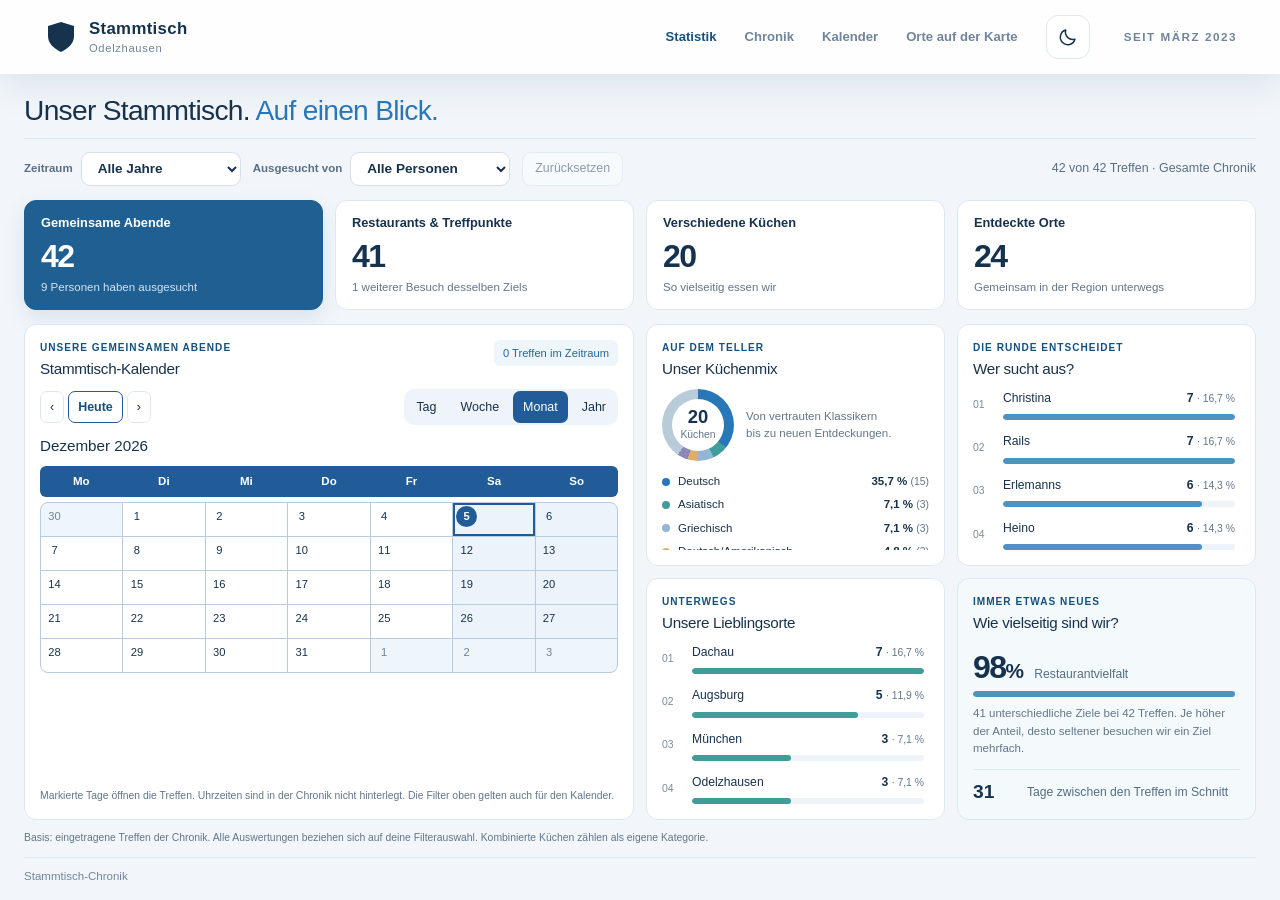
<file: index.html>
<!doctype html>
<html lang="de">
<head>
  <meta charset="utf-8">
  <script src="js/theme.js?v=3"></script>
  <meta name="viewport" content="width=device-width, initial-scale=1">
  <title>Stammtisch Odelzhausen | Dashboard</title>
  <link rel="stylesheet" href="css/style.css?v=24">
  <link rel="stylesheet" href="css/dashboard.css?v=4">
  <link rel="stylesheet" href="css/calendar.css?v=3">
  <link rel="stylesheet" href="css/dashboard-compact.css?v=2">
  <script src="js/calendar.js?v=3" defer></script>
  <script src="js/dashboard.js?v=2" defer></script>
  <script src="js/navigation.js?v=1" defer></script>
  <link rel="stylesheet" href="css/theme.css?v=5">
  <link rel="stylesheet" href="css/calendar-colors.css?v=1">
</head>
<body class="dashboard-page statistics-page">
  <header class="site-header">
    <a class="brand" href="index.html" aria-label="Stammtisch Odelzhausen Startseite"><svg class="brand-crest" aria-hidden="true" width="36" height="36" viewBox="0 0 36 36"><path fill="currentColor" d="M18 3 31 7v10c0 7-5 12-13 16C10 29 5 24 5 17V7Z"/></svg><span class="brand-name">Stammtisch <span class="brand-location">Odelzhausen</span></span></a>
    <button class="nav-toggle" type="button" aria-label="Men&uuml; &ouml;ffnen" aria-expanded="false" aria-controls="primary-navigation"><span aria-hidden="true"></span><span aria-hidden="true"></span><span aria-hidden="true"></span></button>
    <nav id="primary-navigation" class="top-nav" aria-label="Hauptnavigation">
      <a class="top-nav-active" href="index.html">Statistik</a>
      <a href="chronik.html">Chronik</a>
      <a href="kalender.html">Kalender</a>
      <a href="orte.html#orte">Orte auf der Karte</a>
      <button id="theme-toggle" class="theme-toggle" type="button" aria-label="Design wechseln"><svg class="theme-sun" viewBox="0 0 24 24" aria-hidden="true"><circle cx="12" cy="12" r="4"/><path d="M12 2v2m0 16v2M2 12h2m16 0h2M5 5l1.5 1.5m11 11L19 19M5 19l1.5-1.5m11-11L19 5"/></svg><svg class="theme-moon" viewBox="0 0 24 24" aria-hidden="true"><path d="M20.5 14A8.5 8.5 0 0 1 10 3.5 8.5 8.5 0 1 0 20.5 14Z"/></svg></button>
    </nav>
    <span class="header-note">Seit M&auml;rz 2023</span>
  </header>
  <main>
    <section class="dashboard-heading">
      <div><p class="eyebrow">Die Chronik in Zahlen</p><h1>Unser Stammtisch. <em>Auf einen Blick.</em></h1><p>Gemeinsame Abende, neue Lieblingsorte und unsere Gewohnheiten.</p></div>
    </section>
    <section class="dashboard-toolbar" aria-label="Statistik filtern">
      <div class="dashboard-filters"><label>Zeitraum<select id="dashboard-year" disabled><option value="">Alle Jahre</option></select></label><label>Ausgesucht von<select id="dashboard-person" disabled><option value="">Alle Personen</option></select></label><button id="dashboard-reset" type="button" disabled>Zur&uuml;cksetzen</button></div>
      <p id="dashboard-status" role="status" aria-live="polite">Chronik wird geladen &hellip;</p>
    </section>
    <div id="dashboard-content" hidden>
      <section class="dashboard-kpis" aria-label="Kennzahlen" id="dashboard-kpis"></section>
      <section class="dashboard-grid" aria-label="Auswertungen">
        <article class="dashboard-panel timeline-panel">
          <div class="panel-heading"><div><p class="eyebrow">Unsere gemeinsamen Abende</p><h2>Stammtisch-Kalender</h2></div><span class="panel-badge" id="calendar-total"></span></div>
          <div class="calendar-toolbar">
            <div class="calendar-navigation"><button type="button" id="calendar-prev" aria-label="Vorheriger Zeitraum">&#8249;</button><button type="button" id="calendar-today">Heute</button><button type="button" id="calendar-next" aria-label="Nächster Zeitraum">&#8250;</button></div>
            <div class="calendar-views" role="group" aria-label="Kalenderansicht"><button type="button" data-calendar-view="day" aria-pressed="false">Tag</button><button type="button" data-calendar-view="week" aria-pressed="false">Woche</button><button type="button" data-calendar-view="month" aria-pressed="true">Monat</button><button type="button" data-calendar-view="year" aria-pressed="false">Jahr</button></div>
          </div>
          <h3 id="calendar-title" tabindex="-1" aria-live="polite"></h3>
          <div id="calendar-body" tabindex="0" role="region" aria-label="Kalender – weitere Inhalte durch Scrollen"></div>
          <p class="calendar-note">Markierte Tage öffnen die Treffen. Uhrzeiten sind in der Chronik nicht hinterlegt. Die Filter oben gelten auch für den Kalender.</p>
        </article>
        <article class="dashboard-panel"><div class="panel-heading"><div><p class="eyebrow">Auf dem Teller</p><h2>Unser K&uuml;chenmix</h2></div></div><div id="dashboard-cuisines"></div></article>
        <article class="dashboard-panel"><div class="panel-heading"><div><p class="eyebrow">Die Runde entscheidet</p><h2>Wer sucht aus?</h2></div></div><div id="dashboard-selectors" class="dashboard-ranking"></div></article>
        <article class="dashboard-panel"><div class="panel-heading"><div><p class="eyebrow">Unterwegs</p><h2>Unsere Lieblingsorte</h2></div></div><div id="dashboard-cities" class="dashboard-ranking"></div></article>
        <article class="dashboard-panel discovery-panel"><div class="panel-heading"><div><p class="eyebrow">Immer etwas Neues</p><h2>Wie vielseitig sind wir?</h2></div></div><div id="dashboard-discovery"></div></article>
      </section>
      <p class="dashboard-footnote">Basis: eingetragene Treffen der Chronik. Alle Auswertungen beziehen sich auf deine Filterauswahl. Kombinierte K&uuml;chen z&auml;hlen als eigene Kategorie.</p>
    </div>
    <noscript><p class="empty-state">Bitte aktiviere JavaScript, um die Statistiken anzuzeigen.</p></noscript>
  </main>
  <footer class="site-footer"><span>Stammtisch-Chronik</span></footer>
</body>
</html>
</file>
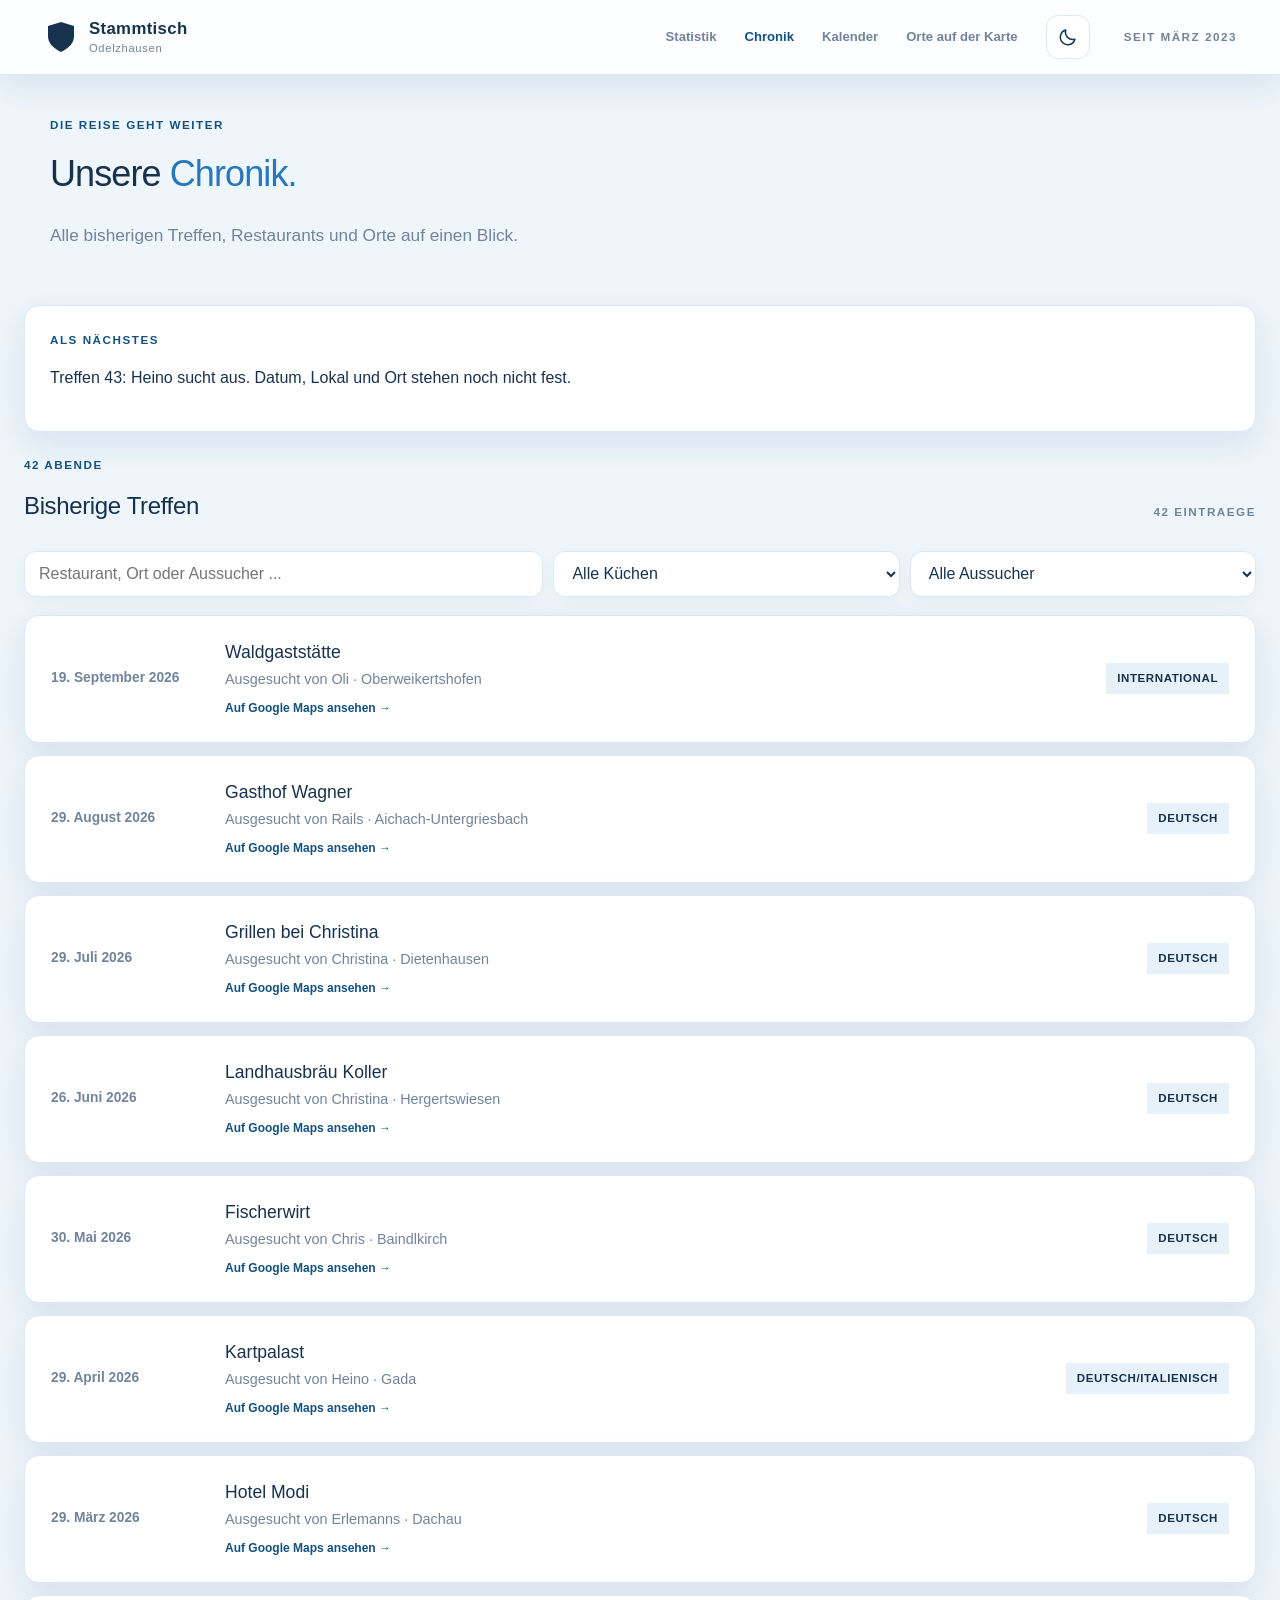
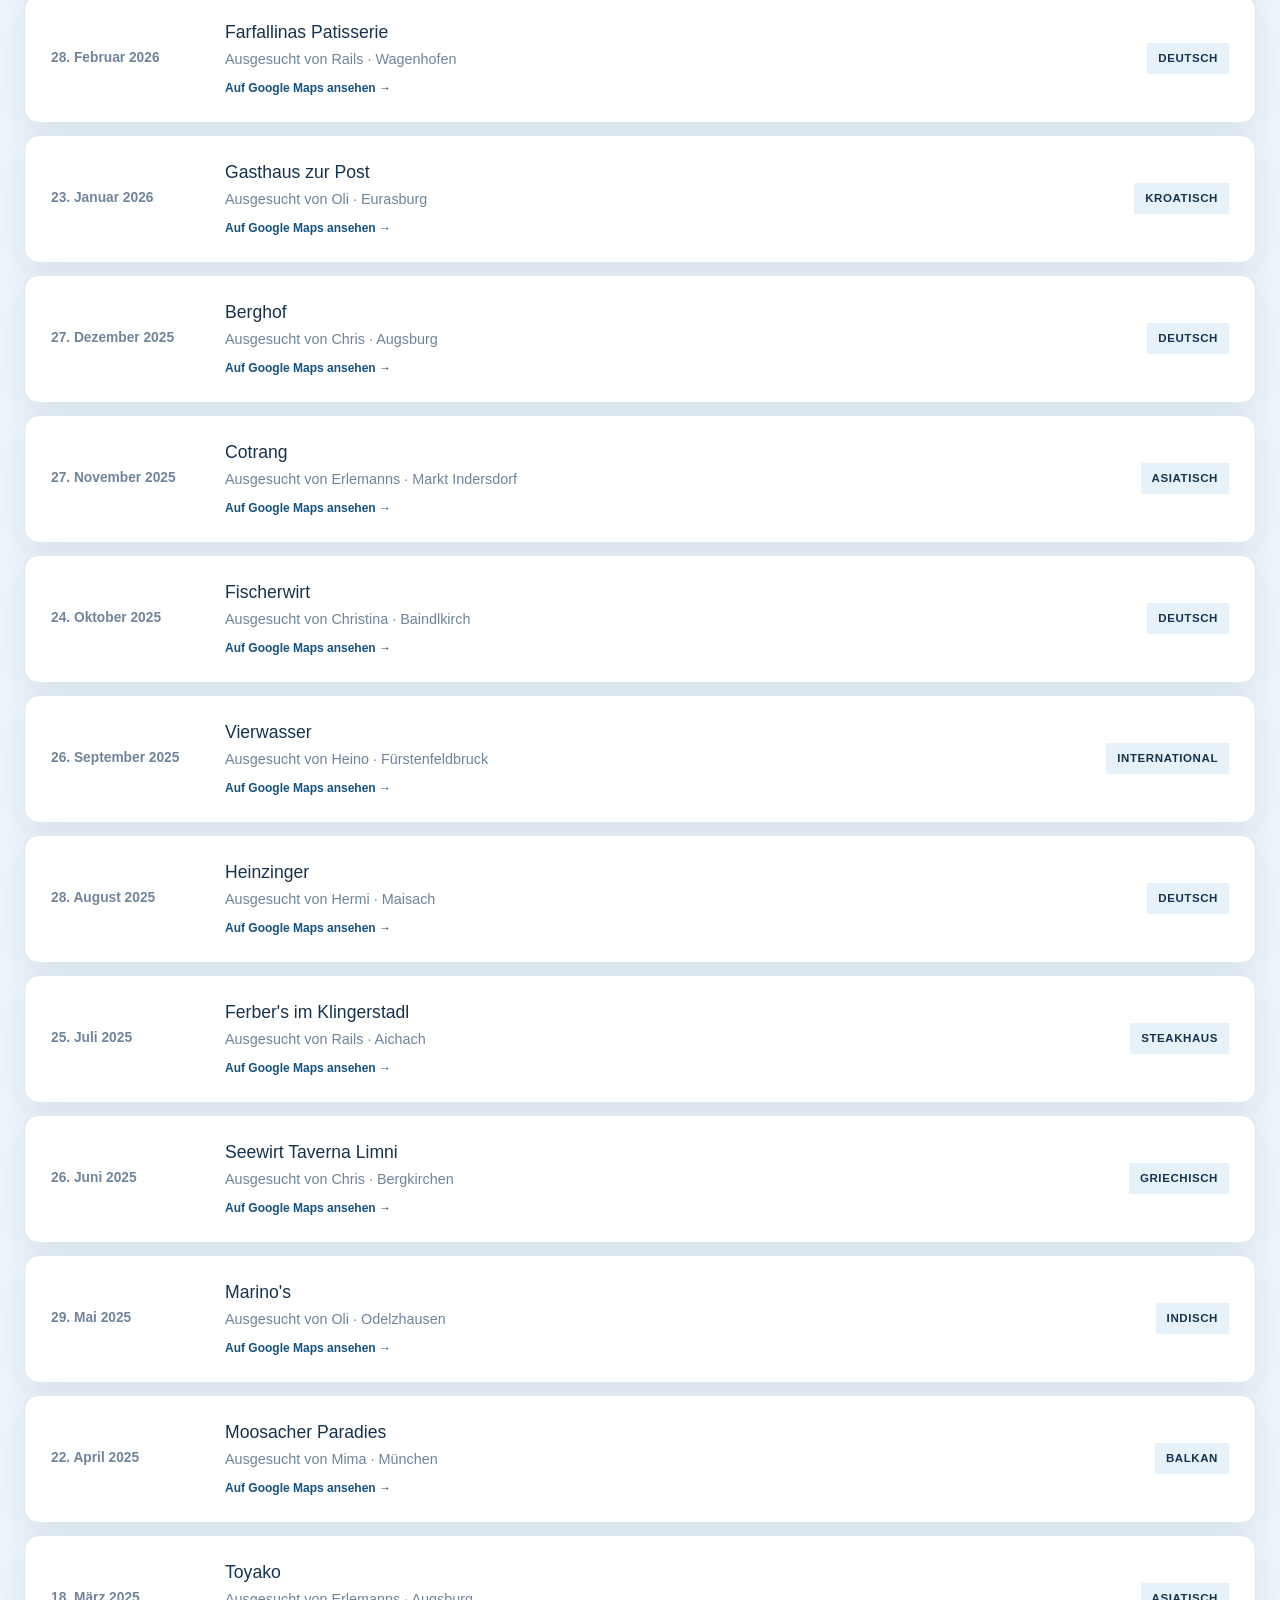
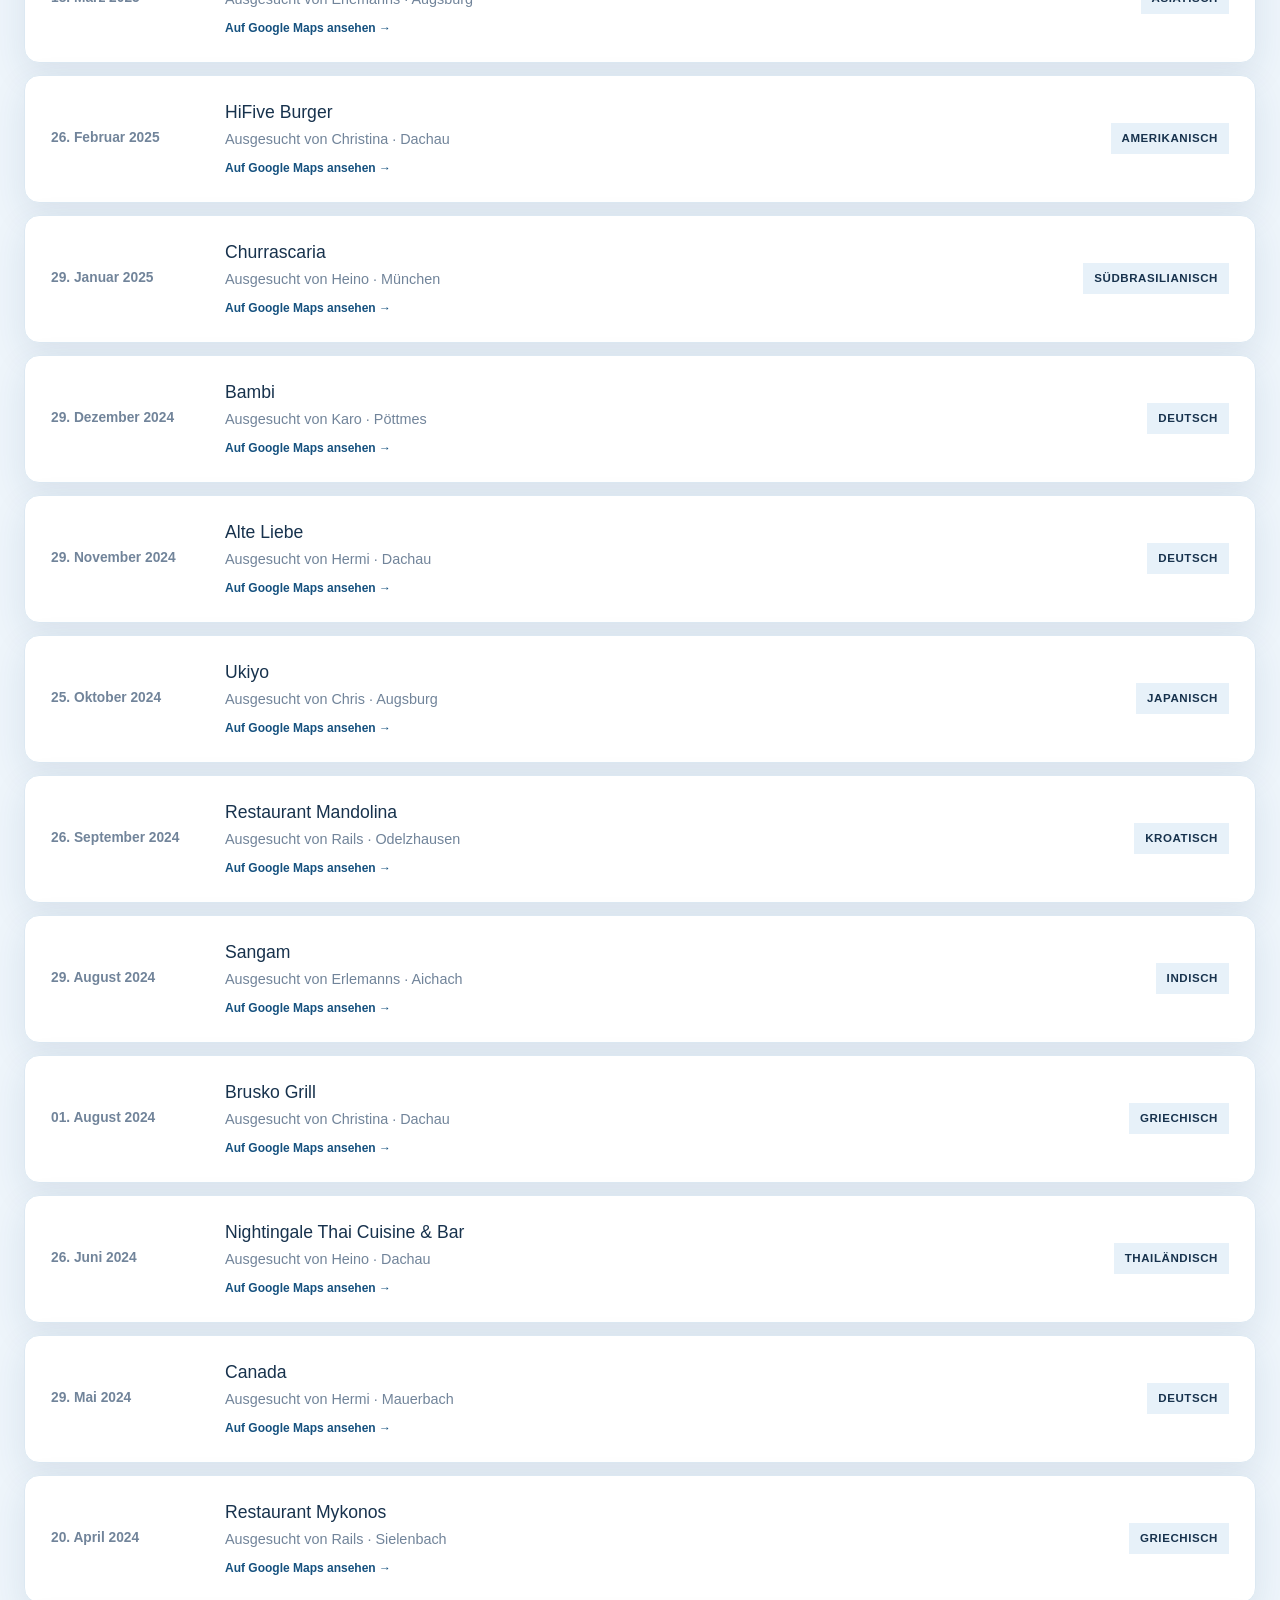
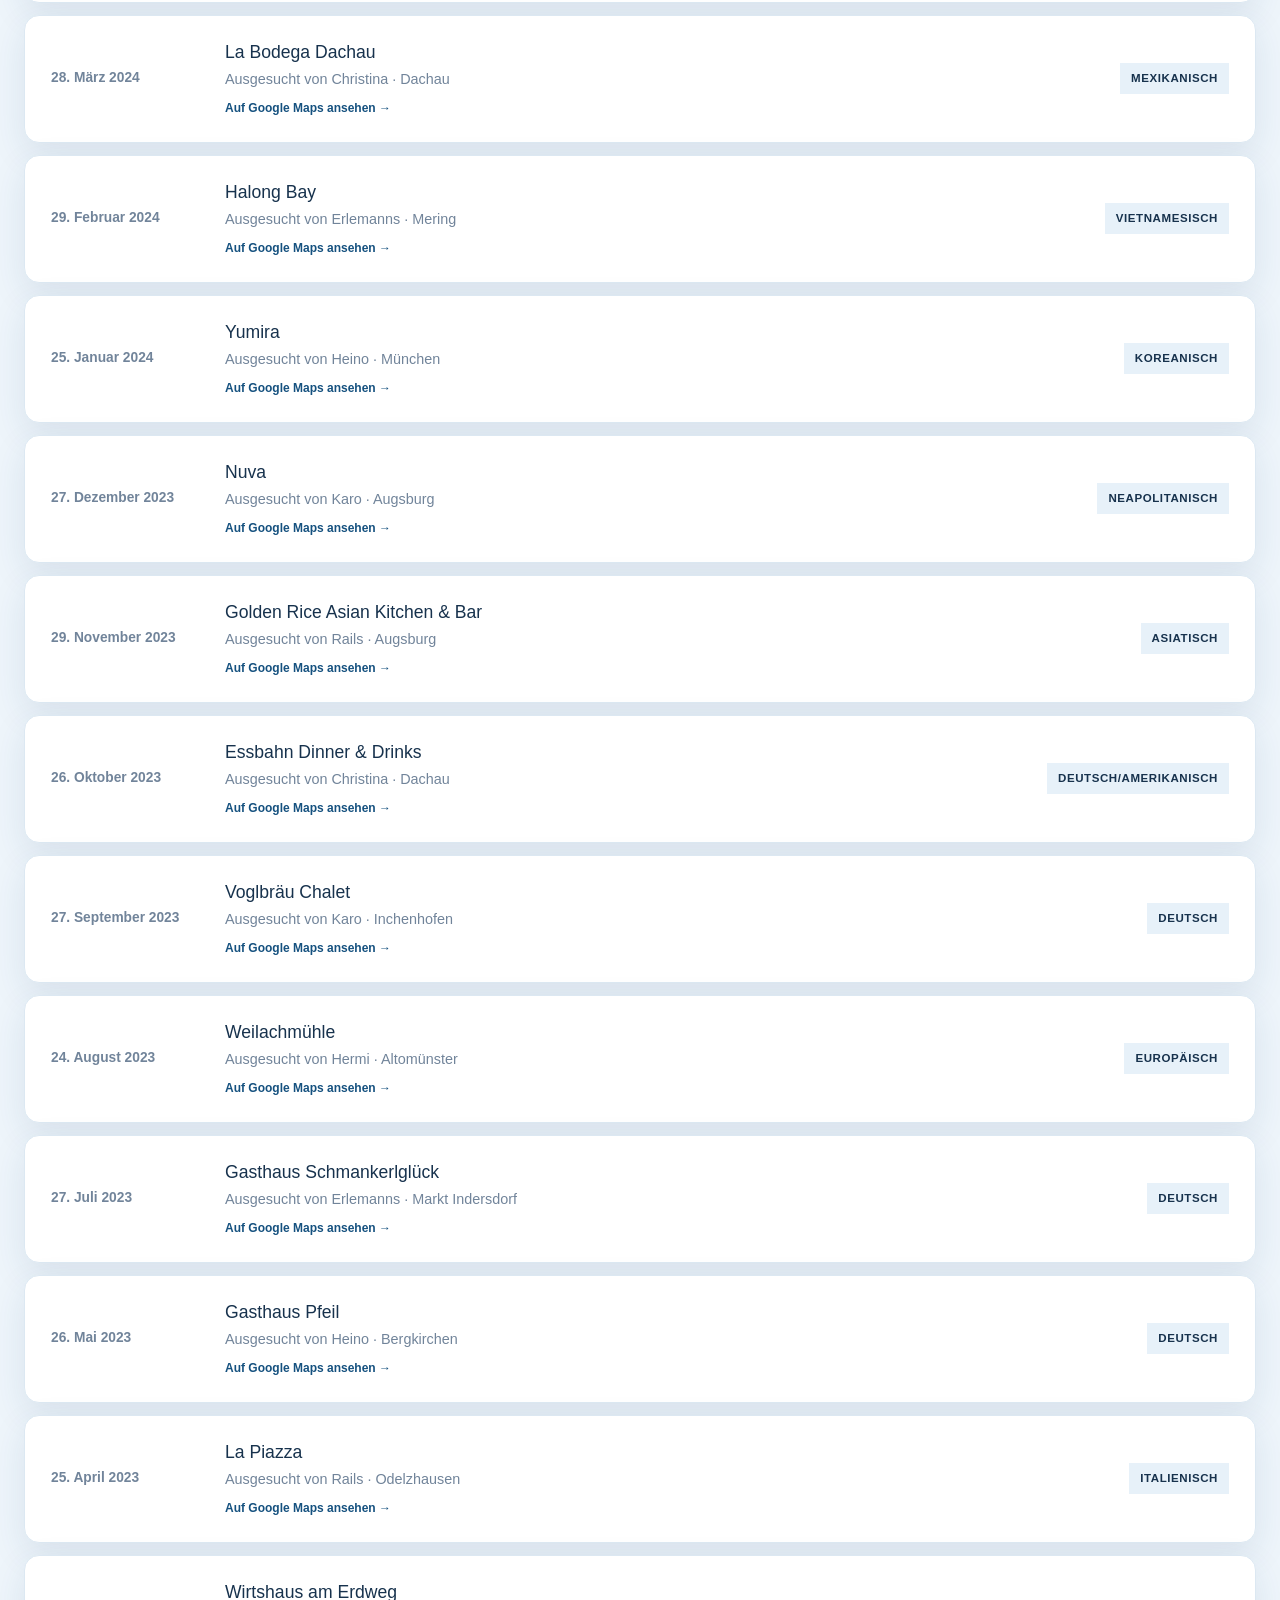
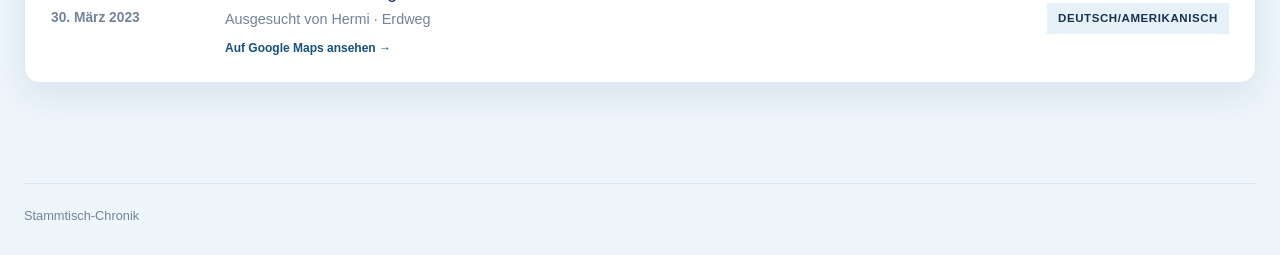
<file: chronik.html>
<!doctype html>
<html lang="de">
<head>
  <meta charset="utf-8">
  <script src="js/theme.js?v=3"></script>
  <meta name="viewport" content="width=device-width, initial-scale=1">
  <title>Stammtisch | Chronik</title>
  <link rel="stylesheet" href="css/style.css?v=24">
  <script src="js/app.js?v=15" defer></script>
  <script src="js/navigation.js?v=1" defer></script>
  <link rel="stylesheet" href="css/theme.css?v=5">
</head>
<body>
  <header class="site-header">
    <a class="brand" href="index.html" aria-label="Stammtisch Odelzhausen Startseite"><svg class="brand-crest" aria-hidden="true" width="36" height="36" viewBox="0 0 36 36"><path fill="currentColor" d="M18 3 31 7v10c0 7-5 12-13 16C10 29 5 24 5 17V7Z"/></svg><span class="brand-name">Stammtisch <span class="brand-location">Odelzhausen</span></span></a>
    <button class="nav-toggle" type="button" aria-label="Men&uuml; &ouml;ffnen" aria-expanded="false" aria-controls="primary-navigation"><span aria-hidden="true"></span><span aria-hidden="true"></span><span aria-hidden="true"></span></button>
    <nav id="primary-navigation" class="top-nav" aria-label="Hauptnavigation">
      <a href="index.html">Statistik</a>
      <a class="top-nav-active" href="chronik.html">Chronik</a>
      <a href="kalender.html">Kalender</a>
      <a href="orte.html#orte">Orte auf der Karte</a>
      <button id="theme-toggle" class="theme-toggle" type="button" aria-label="Design wechseln"><svg class="theme-sun" viewBox="0 0 24 24" aria-hidden="true"><circle cx="12" cy="12" r="4"/><path d="M12 2v2m0 16v2M2 12h2m16 0h2M5 5l1.5 1.5m11 11L19 19M5 19l1.5-1.5m11-11L19 5"/></svg><svg class="theme-moon" viewBox="0 0 24 24" aria-hidden="true"><path d="M20.5 14A8.5 8.5 0 0 1 10 3.5 8.5 8.5 0 1 0 20.5 14Z"/></svg></button>
    </nav>
    <span class="header-note">Seit M&auml;rz 2023</span>
  </header>
  <main>
    <section class="page-intro">
      <p class="eyebrow">Die Reise geht weiter</p>
      <h1>Unsere <em>Chronik.</em></h1>
      <p class="intro">Alle bisherigen Treffen, Restaurants und Orte auf einen Blick.</p>
    </section>
    <section class="chronicle" aria-labelledby="chronicle-title">
      <aside id="planned-meetings" class="insight-panel" aria-label="Nächstes Treffen" hidden style="margin-bottom: 24px">
        <p class="eyebrow">Als Nächstes</p>
      </aside>
      <div class="section-heading">
        <div><p class="eyebrow"><span data-meeting-total>42</span> Abende</p><h2 id="chronicle-title">Bisherige Treffen</h2></div>
        <span class="entry-count" id="entry-count">Wird geladen ...</span>
      </div>
      <div class="filters" aria-label="Chronik filtern">
        <label><span class="sr-only">Treffen durchsuchen</span><input id="search-input" type="search" placeholder="Restaurant, Ort oder Aussucher ..."></label>
        <label><span class="sr-only">K&uuml;che ausw&auml;hlen</span><select id="cuisine-filter"><option value="">Alle K&uuml;chen</option></select></label>
        <label><span class="sr-only">Aussucher ausw&auml;hlen</span><select id="selector-filter"><option value="">Alle Aussucher</option></select></label>
      </div>
      <div class="meeting-list" id="meeting-list" aria-live="polite"></div>
    </section>
  </main>
  <footer class="site-footer"><span>Stammtisch-Chronik</span></footer>
</body>
</html>
</file>
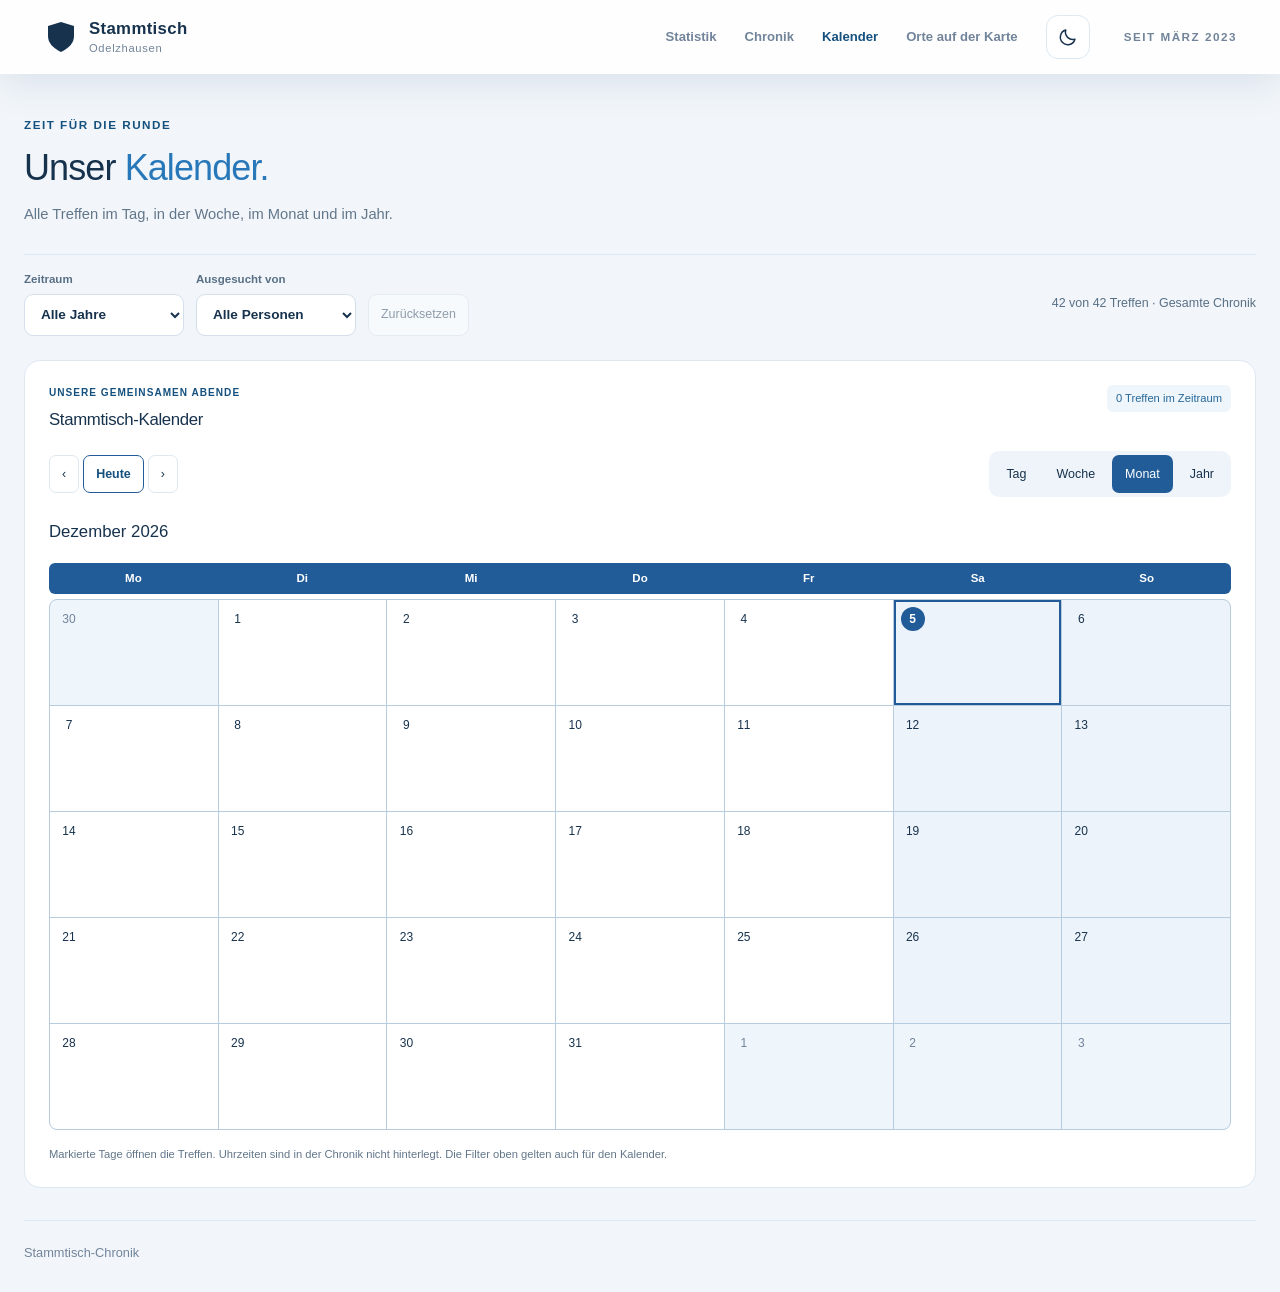
<file: kalender.html>
<!doctype html>
<html lang="de">
<head>
  <meta charset="utf-8">
  <script src="js/theme.js?v=3"></script>
  <meta name="viewport" content="width=device-width, initial-scale=1">
  <title>Stammtisch | Kalender</title>
  <link rel="stylesheet" href="css/style.css?v=24">
  <link rel="stylesheet" href="css/dashboard.css?v=4">
  <link rel="stylesheet" href="css/calendar.css?v=3">
  <script src="js/calendar.js?v=3" defer></script>
  <script src="js/calendar-page.js?v=1" defer></script>
  <script src="js/navigation.js?v=1" defer></script>
  <link rel="stylesheet" href="css/theme.css?v=5">
  <link rel="stylesheet" href="css/calendar-colors.css?v=1">
</head>
<body class="dashboard-page calendar-page">
  <header class="site-header">
    <a class="brand" href="index.html" aria-label="Stammtisch Odelzhausen Startseite"><svg class="brand-crest" aria-hidden="true" width="36" height="36" viewBox="0 0 36 36"><path fill="currentColor" d="M18 3 31 7v10c0 7-5 12-13 16C10 29 5 24 5 17V7Z"/></svg><span class="brand-name">Stammtisch <span class="brand-location">Odelzhausen</span></span></a>
    <button class="nav-toggle" type="button" aria-label="Men&uuml; &ouml;ffnen" aria-expanded="false" aria-controls="primary-navigation"><span aria-hidden="true"></span><span aria-hidden="true"></span><span aria-hidden="true"></span></button>
    <nav id="primary-navigation" class="top-nav" aria-label="Hauptnavigation">
      <a href="index.html">Statistik</a>
      <a href="chronik.html">Chronik</a>
      <a class="top-nav-active" aria-current="page" href="kalender.html">Kalender</a>
      <a href="orte.html#orte">Orte auf der Karte</a>
      <button id="theme-toggle" class="theme-toggle" type="button" aria-label="Design wechseln"><svg class="theme-sun" viewBox="0 0 24 24" aria-hidden="true"><circle cx="12" cy="12" r="4"/><path d="M12 2v2m0 16v2M2 12h2m16 0h2M5 5l1.5 1.5m11 11L19 19M5 19l1.5-1.5m11-11L19 5"/></svg><svg class="theme-moon" viewBox="0 0 24 24" aria-hidden="true"><path d="M20.5 14A8.5 8.5 0 0 1 10 3.5 8.5 8.5 0 1 0 20.5 14Z"/></svg></button>
    </nav>
    <span class="header-note">Seit M&auml;rz 2023</span>
  </header>
  <main>
    <section class="dashboard-heading">
      <div><p class="eyebrow">Zeit f&uuml;r die Runde</p><h1>Unser <em>Kalender.</em></h1><p>Alle Treffen im Tag, in der Woche, im Monat und im Jahr.</p></div>
    </section>
    <section class="dashboard-toolbar" aria-label="Kalender filtern">
      <div class="dashboard-filters"><label>Zeitraum<select id="dashboard-year" disabled><option value="">Alle Jahre</option></select></label><label>Ausgesucht von<select id="dashboard-person" disabled><option value="">Alle Personen</option></select></label><button id="dashboard-reset" type="button" disabled>Zur&uuml;cksetzen</button></div>
      <p id="dashboard-status" role="status" aria-live="polite">Chronik wird geladen &hellip;</p>
    </section>
    <div id="dashboard-content" hidden>
      <section class="dashboard-grid" aria-label="Kalender">
        <article class="dashboard-panel timeline-panel">
          <div class="panel-heading"><div><p class="eyebrow">Unsere gemeinsamen Abende</p><h2>Stammtisch-Kalender</h2></div><span class="panel-badge" id="calendar-total"></span></div>
          <div class="calendar-toolbar">
            <div class="calendar-navigation"><button type="button" id="calendar-prev" aria-label="Vorheriger Zeitraum">&#8249;</button><button type="button" id="calendar-today">Heute</button><button type="button" id="calendar-next" aria-label="Nächster Zeitraum">&#8250;</button></div>
            <div class="calendar-views" role="group" aria-label="Kalenderansicht"><button type="button" data-calendar-view="day" aria-pressed="false">Tag</button><button type="button" data-calendar-view="week" aria-pressed="false">Woche</button><button type="button" data-calendar-view="month" aria-pressed="true">Monat</button><button type="button" data-calendar-view="year" aria-pressed="false">Jahr</button></div>
          </div>
          <h3 id="calendar-title" tabindex="-1" aria-live="polite"></h3>
          <div id="calendar-body"></div>
          <p class="calendar-note">Markierte Tage öffnen die Treffen. Uhrzeiten sind in der Chronik nicht hinterlegt. Die Filter oben gelten auch für den Kalender.</p>
        </article>
      </section>
    </div>
    <noscript><p class="empty-state">Bitte aktiviere JavaScript, um den Kalender anzuzeigen.</p></noscript>
  </main>
  <footer class="site-footer"><span>Stammtisch-Chronik</span></footer>
</body>
</html>
</file>
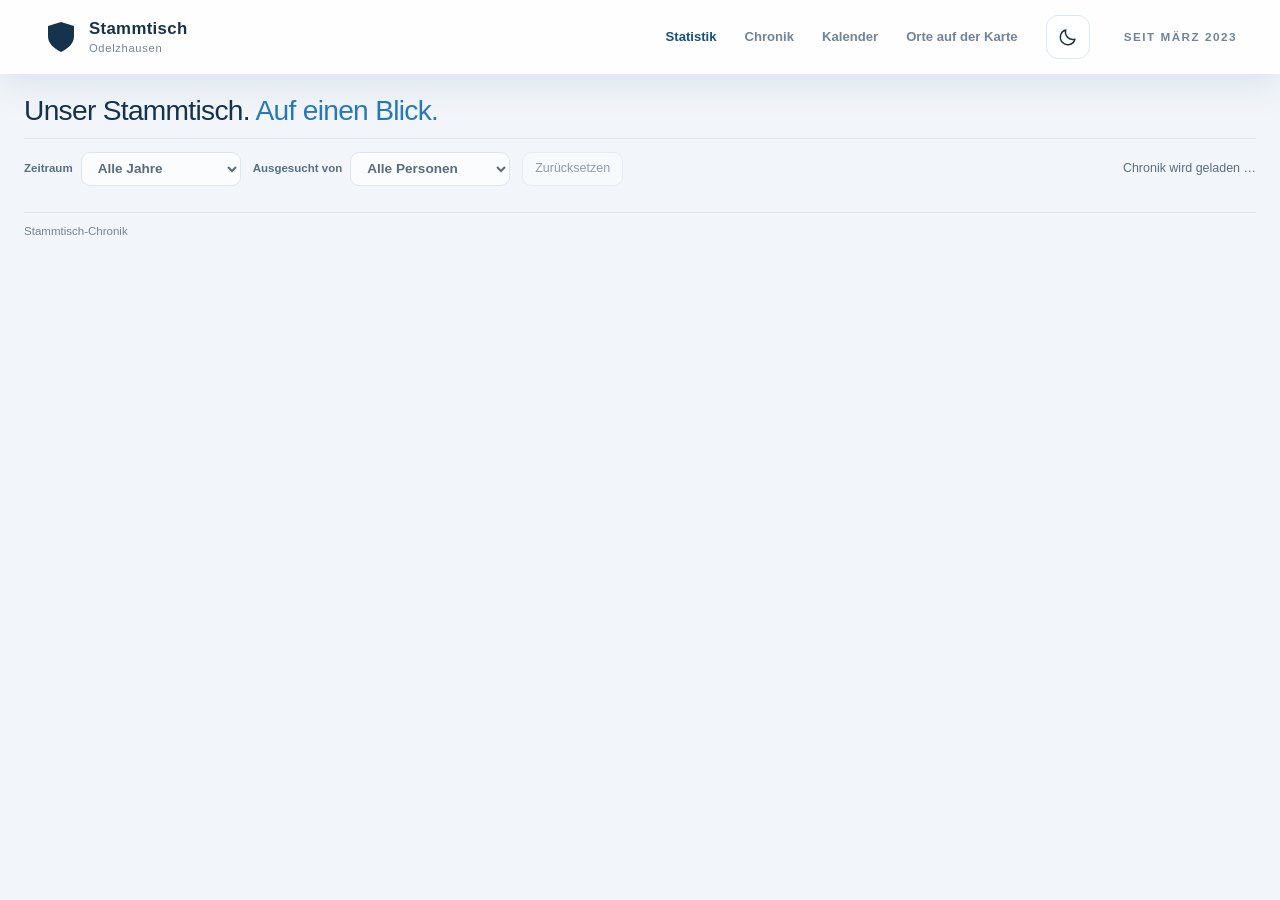
<file: statistik.html>
<!doctype html>
<html lang="de">
<head>
  <meta charset="utf-8">
  <meta name="viewport" content="width=device-width, initial-scale=1">
  <meta http-equiv="refresh" content="0; url=index.html">
  <link rel="canonical" href="index.html">
  <title>Stammtisch | Dashboard</title>
</head>
<body><p>Das Dashboard ist jetzt die Startseite. <a href="index.html">Zum Dashboard</a></p></body>
</html>
</file>
<file: css/style.css>
:root {
  --ink: #17324d;
  --muted: #71849a;
  --paper: #eef5fb;
  --surface: #ffffff;
  --line: #dce8f2;
  --coral: #2878b9;
  --coral-dark: #15517f;
  --sage: #e7f1f9;
  --yellow: #d7eafa;
  --shadow: 0 12px 35px rgba(30, 71, 105, 0.1);
}

* { box-sizing: border-box; }
html { scroll-behavior: smooth; }
body { margin: 0; overflow-x: hidden; color: var(--ink); background: var(--paper); font-family: Arial, sans-serif; line-height: 1.5; }
body::before { display: none; }
.map-page { overflow: hidden; }
.map-page main { height: calc(100vh - 82px); }
.map-page .map-home { height: 100%; padding-bottom: 0; }
.map-page .map-layout { height: 100%; min-height: 0; }
.map-page .site-footer { display: none; }
a { color: inherit; }
.site-header, main, .site-footer { width: min(1240px, calc(100% - 48px)); margin-inline: auto; }
.site-header { display: flex; align-items: center; gap: 34px; margin-top: 18px; padding: 14px 22px; border: 1px solid rgba(255, 255, 255, 0.82); border-radius: 18px; background: rgba(255, 255, 255, 0.9); box-shadow: var(--shadow); }
.site-header { width: 100%; justify-content: flex-start; margin-top: 0; padding-inline: 43px; border-right: 0; border-left: 0; border-radius: 0; }
.brand { display: inline-flex; align-items: center; gap: 10px; font-size: 1.05rem; font-weight: 700; text-decoration: none; letter-spacing: 0.02em; }
.brand-mark { display: grid; width: 32px; height: 32px; place-items: center; border-radius: 50%; color: var(--surface); background: var(--coral-dark); font-family: Arial, sans-serif; font-size: 1.15rem; }
.top-nav { display: flex; align-items: center; gap: 28px; margin-left: auto; }
.top-nav a { color: var(--muted); font-size: 0.82rem; font-weight: 600; text-decoration: none; }
.top-nav a:hover, .top-nav-active { color: var(--coral-dark) !important; }
.nav-toggle { display: none; }
.brand-name { display: flex; flex-direction: column; gap: 3px; line-height: 1.1; }
.brand-location { color: var(--muted); font-size: .7rem; font-weight: 400; letter-spacing: .06em; }
.brand-crest { display: block; width: 36px; height: 36px; flex-shrink: 0; object-fit: contain; }
.nav-toggle:focus-visible, .top-nav a:focus-visible { outline: 2px solid var(--coral); outline-offset: 4px; }
.header-note, .eyebrow, .entry-count { color: var(--muted); font-size: 0.73rem; font-weight: 700; letter-spacing: 0.13em; text-transform: uppercase; }
.hero { display: grid; grid-template-columns: 1.15fr 0.85fr; gap: 48px; align-items: center; min-height: 430px; padding: 58px 26px 70px; }
.eyebrow { margin: 0 0 18px; color: var(--coral-dark); }
h1, h2 { margin: 0; font-family: Arial, sans-serif; font-weight: 400; line-height: 1.2; }
h1 { max-width: 680px; font-size: clamp(1.75rem, 3vw, 2.25rem); letter-spacing: -0.025em; }
h1 em { color: var(--coral); font-style: normal; }
.intro { max-width: 500px; margin: 28px 0 24px; color: var(--muted); font-size: 1.08rem; }
.text-link { display: inline-flex; gap: 10px; color: var(--ink); font-weight: 700; text-decoration: none; border-bottom: 2px solid var(--coral); padding-bottom: 4px; }
.text-link span { color: var(--coral); transition: transform 180ms ease; }
.text-link:hover span { transform: translateY(3px); }
.hero-stamp { display: grid; width: min(340px, 80%); aspect-ratio: 1; place-content: center; justify-items: center; margin-inline: auto; border: 1px solid #c9e0f2; border-radius: 50%; color: var(--ink); transform: rotate(7deg); background: #e4f1fb; box-shadow: 14px 18px 0 var(--coral); }
.hero-stamp strong { margin: 8px 0; font-family: Arial, sans-serif; font-size: clamp(2.4rem, 5vw, 4.6rem); line-height: 0.85; }
.hero-stamp span { font-size: 0.8rem; font-weight: 700; letter-spacing: 0.12em; text-transform: uppercase; }
.page-intro { padding: 42px 26px 32px; }
.page-intro h1 { font-size: clamp(1.75rem, 3vw, 2.25rem); }
.stats { display: grid; grid-template-columns: repeat(4, 1fr); gap: 12px; margin-bottom: 130px; }
.stat-card { display: flex; min-height: 136px; flex-direction: column; justify-content: space-between; padding: 20px; border: 1px solid var(--line); border-radius: 15px; background: var(--surface); box-shadow: var(--shadow); }
.stat-card--accent { border-color: var(--coral); background: var(--coral); color: var(--surface); }
.stat-value { font-family: Arial, sans-serif; font-size: 3.2rem; line-height: 1; }
.stat-label { font-size: 0.82rem; font-weight: 700; letter-spacing: 0.08em; text-transform: uppercase; }
.stats-highlights { display: grid; grid-template-columns: repeat(3, 1fr); gap: 12px; margin: -88px 0 130px; }
.highlight-card { display: flex; min-height: 125px; flex-direction: column; justify-content: space-between; padding: 19px 21px; border: 1px solid var(--line); border-radius: 15px; background: var(--surface); box-shadow: var(--shadow); }
.highlight-label { color: var(--muted); font-size: 0.72rem; font-weight: 700; letter-spacing: 0.09em; text-transform: uppercase; }
.highlight-card strong { overflow: hidden; color: var(--coral-dark); font-family: Arial, sans-serif; font-size: 1.65rem; text-overflow: ellipsis; white-space: nowrap; }
.highlight-card > span:last-child { color: var(--muted); font-size: 0.8rem; }
.insights, .map-section { padding-bottom: 130px; }
.insight-grid { display: grid; grid-template-columns: repeat(2, 1fr); gap: 12px; }
.insight-panel-wide { grid-column: 1 / -1; }
.insight-panel { padding: 25px; border: 1px solid var(--line); border-radius: 15px; background: var(--surface); box-shadow: var(--shadow); }
.insight-panel h3 { margin: 0 0 25px; font-family: Arial, sans-serif; font-size: 1.1rem; font-weight: 400; }
.bar-chart { display: grid; gap: 13px; }
.bar-row { display: grid; grid-template-columns: minmax(90px, 1fr) 2fr 24px; gap: 10px; align-items: center; font-size: 0.8rem; }
.bar-label { overflow: hidden; text-overflow: ellipsis; white-space: nowrap; }
.bar-track { height: 9px; overflow: hidden; background: var(--sage); }
.bar-fill { display: block; height: 100%; background: var(--coral); }
.bar-row strong { text-align: right; }
.chronicle { padding-bottom: 100px; }
.section-heading { display: flex; align-items: end; justify-content: space-between; gap: 20px; margin-bottom: 30px; }
h2 { font-size: clamp(1.2rem, 2vw, 1.5rem); letter-spacing: -0.015em; }
.filters { display: grid; grid-template-columns: 1.5fr 1fr 1fr; gap: 10px; margin-bottom: 18px; }
.filters input, .filters select { width: 100%; min-height: 46px; padding: 0 14px; border: 1px solid var(--line); border-radius: 12px; color: var(--ink); background: var(--surface); font: inherit; box-shadow: 0 5px 18px rgba(48, 38, 56, 0.04); }
.filters input:focus, .filters select:focus { outline: 2px solid var(--coral); outline-offset: 2px; }
.meeting-list { display: grid; gap: 12px; }
.meeting { display: grid; grid-template-columns: 150px 1fr auto; gap: 24px; align-items: center; padding: 23px 26px; border: 1px solid var(--line); border-radius: 15px; background: var(--surface); box-shadow: var(--shadow); animation: rise 500ms both; }
.meeting-date { color: var(--muted); font-size: 0.86rem; font-weight: 700; }
.meeting-info h3 { margin: 0 0 4px; font-family: Arial, sans-serif; font-size: 1.1rem; font-weight: 400; }
.meeting-meta { color: var(--muted); font-size: 0.9rem; }
.meeting-map-link { display: inline-block; margin-top: 8px; color: var(--coral-dark); font-size: 0.75rem; font-weight: 700; text-decoration: none; }
.meeting-map-link:hover { text-decoration: underline; }
.meeting-tag { padding: 7px 11px; color: var(--ink); background: var(--sage); font-size: 0.72rem; font-weight: 700; letter-spacing: 0.05em; text-transform: uppercase; }
.empty-state { padding: 30px; border: 1px dashed var(--line); color: var(--muted); text-align: center; }
.meeting-map { min-height: 540px; overflow: hidden; border: 8px solid var(--surface); border-radius: 22px; box-shadow: var(--shadow); }
.map-note { width: min(1240px, calc(100% - 48px)); margin: 12px auto 0; color: var(--muted); font-size: 0.8rem; }
.map-home { width: 100vw; margin-left: calc(50% - 50vw); padding: 10px 0 54px; }
.map-layout { position: relative; min-height: calc(100vh - 145px); overflow: hidden; border-radius: 0; background: #e4e3e6; box-shadow: var(--shadow); }
.map-layout .meeting-map { position: absolute; inset: 0; z-index: 1; min-height: 0; height: 100%; border: 0; border-radius: 0; box-shadow: none; }
.map-layout .leaflet-top.leaflet-left { top: 18px; right: 18px; left: auto; }
.map-layout .leaflet-control-zoom { margin: 0; border: 0; border-radius: 10px; overflow: hidden; box-shadow: 0 5px 18px rgba(48, 38, 56, 0.16); }
.map-layout .leaflet-control-zoom a { width: 34px; height: 34px; color: var(--ink); border: 0; background: rgba(255, 255, 255, 0.94); line-height: 34px; }
.map-layout .leaflet-control-zoom a + a { border-top: 1px solid var(--line); }
.map-sidebar { position: absolute; top: 20px; bottom: 20px; left: 20px; z-index: 500; display: flex; width: min(365px, calc(100% - 40px)); flex-direction: column; padding: 23px; overflow: hidden; border: 1px solid rgba(255, 255, 255, 0.9); border-radius: 20px; background: rgba(255, 255, 255, 0.94); box-shadow: 0 12px 35px rgba(48, 38, 56, 0.13); }
.map-sidebar-heading { padding-bottom: 18px; }
.map-sidebar-heading .eyebrow { margin-bottom: 12px; }
.map-sidebar-heading h1 { font-size: clamp(1.5rem, 3vw, 2rem); letter-spacing: -0.025em; }
.map-search input { width: 100%; min-height: 44px; padding: 0 14px 0 17px; border: 1px solid var(--line); border-radius: 11px; color: var(--ink); background: #faf9fb; font: inherit; }
.map-search input:focus { outline: 2px solid var(--coral); outline-offset: 2px; }
.map-result-list { display: grid; gap: 3px; margin-top: 16px; overflow: auto; }
.map-result { display: grid; grid-template-columns: 18px 1fr; gap: 12px; padding: 15px 0; border-bottom: 1px solid var(--line); cursor: pointer; }
.map-result:hover, .map-result:focus-visible { background: var(--sage); outline: 0; }
.map-result:last-child { border-bottom: 0; }
.map-result-pin { justify-self: center; width: 12px; height: 12px; margin-top: 5px; border: 3px solid #d8eafa; border-radius: 50%; background: var(--coral); box-shadow: 0 0 0 1px var(--coral); }
.map-result h2 { margin: 0 0 2px; font-family: Arial, sans-serif; font-size: 0.98rem; font-weight: 400; letter-spacing: 0; }
.map-result p { margin: 0 0 5px; color: var(--muted); font-size: 0.78rem; }
.map-result span:not(.map-result-pin) { color: var(--coral-dark); font-size: 0.7rem; font-weight: 700; letter-spacing: 0.08em; text-transform: uppercase; }
.map-result-link { display: block; width: fit-content; margin-top: 5px; color: var(--coral-dark); font-size: 0.72rem; font-weight: 700; text-decoration: none; }
.map-result-link:hover { text-decoration: underline; }
.map-sidebar-link { display: flex; justify-content: space-between; margin-top: auto; padding-top: 16px; color: var(--coral-dark); font-size: 0.82rem; font-weight: 700; text-decoration: none; }
.map-sidebar-link span { font-size: 1.1rem; }
.map-sidebar-link .map-sidebar-link-label, .map-sidebar-link [data-meeting-total] { font-size: inherit; }
.leaflet-marker-icon.stammtisch-marker { border: 0; }
.stammtisch-marker span { display: block; width: 16px; height: 16px; border: 4px solid rgba(255, 255, 255, 0.9); border-radius: 50%; background: var(--coral); box-shadow: 0 2px 8px rgba(106, 62, 102, 0.28); }
.sr-only { position: absolute; width: 1px; height: 1px; padding: 0; margin: -1px; overflow: hidden; clip: rect(0, 0, 0, 0); white-space: nowrap; border: 0; }
.site-footer { display: flex; justify-content: space-between; padding: 22px 0 30px; border-top: 1px solid var(--line); color: var(--muted); font-size: 0.8rem; }
@keyframes rise { from { opacity: 0; transform: translateY(12px); } to { opacity: 1; transform: translateY(0); } }
@media (max-width: 700px) {
  .site-header, main, .site-footer { width: min(100% - 32px, 520px); }
  .site-header { width: 100%; padding-inline: 29px; border-radius: 0; }
  .site-header { gap: 12px; }
  .site-header { flex-wrap: wrap; }
  .top-nav { display: flex; flex-wrap: wrap; order: 3; width: 100%; margin: 0; gap: 12px 18px; }
  .top-nav a { font-size: .76rem; }
  .map-page main { height: calc(100dvh - 74px); }
  body .site-header.nav-ready { position: relative; z-index: 1100; flex-wrap: nowrap; min-height: 74px; padding-inline: 16px; }
  .nav-ready .header-note { margin-left: auto; font-size: .6rem; letter-spacing: .07em; }
  .nav-ready .nav-toggle { display: flex; flex-direction: column; justify-content: center; align-items: center; gap: 5px; flex-shrink: 0; order: 4; width: 44px; height: 44px; padding: 10px; border: 1px solid var(--line); border-radius: 10px; background: white; color: var(--ink); cursor: pointer; }
  .nav-toggle span { display: block; width: 20px; height: 2px; background: currentColor; border-radius: 2px; }
  .nav-open .nav-toggle span:nth-child(1) { transform: translateY(7px) rotate(45deg); }
  .nav-open .nav-toggle span:nth-child(2) { opacity: 0; }
  .nav-open .nav-toggle span:nth-child(3) { transform: translateY(-7px) rotate(-45deg); }
  .site-header.nav-ready .top-nav { display: none; position: absolute; top: calc(100% + 6px); left: 12px; right: 12px; width: auto; margin: 0; padding: 8px; gap: 4px; border: 1px solid var(--line); border-radius: 14px; background: white; box-shadow: var(--shadow); }
  .site-header.nav-open .top-nav { display: flex; flex-direction: column; align-items: stretch; }
  .site-header.nav-ready .top-nav a { padding: 14px 16px; border-radius: 8px; font-size: .9rem; }
  .site-header.nav-ready .top-nav a:hover, .site-header.nav-ready .top-nav-active { background: var(--sage); }
  .header-note { margin-left: auto; }
  .hero { grid-template-columns: 1fr; gap: 52px; padding: 52px 0 74px; }
  .page-intro { padding: 30px 0 24px; }
  h1 { font-size: clamp(1.75rem, 6vw, 2rem); }
  .hero-stamp { width: min(270px, 72vw); margin-right: 20px; }
  .stats { grid-template-columns: repeat(2, 1fr); margin-bottom: 90px; }
  .stats-highlights { grid-template-columns: 1fr; margin: -55px 0 90px; }
  .insights, .map-section { padding-bottom: 90px; }
  .insight-grid, .filters { grid-template-columns: 1fr; }
  .insight-panel-wide { grid-column: auto; }
  .stat-card { min-height: 112px; }
  .stat-value { font-size: 2.5rem; }
  .section-heading { align-items: start; flex-direction: column; }
  .meeting { grid-template-columns: minmax(0, 1fr); gap: 8px; padding: 19px; overflow-wrap: anywhere; }
  .meeting-date { grid-column: 1 / -1; }
  .meeting-tag { grid-column: 1; grid-row: auto; justify-self: start; }
  .meeting-map { min-height: 360px; }
  .map-home { padding-top: 4px; }
  .map-layout { min-height: calc(100vh - 105px); }
  .map-note { width: calc(100% - 32px); }
  .map-sidebar { top: 12px; right: 12px; bottom: auto; left: 12px; width: auto; max-height: 310px; padding: 17px; }
  .map-sidebar-heading { padding-bottom: 10px; }
  .map-sidebar-heading h1 { font-size: 1.65rem; }
  .map-layout .leaflet-top.leaflet-left { top: 334px; right: 16px; }
  .site-footer { gap: 12px; flex-direction: column; }
}
@media (max-width: 400px) { .nav-ready .header-note { display: none; } .nav-ready .nav-toggle { margin-left: auto; } }
</file>
<file: css/dashboard.css>
.dashboard-page { background: #f2f6fa; }
.dashboard-page main { padding: 42px 0 32px; }
.dashboard-heading { display: flex; align-items: center; justify-content: space-between; gap: 24px; margin-bottom: 28px; }
.dashboard-heading .eyebrow { margin-bottom: 12px; }
.dashboard-heading h1 { font-size: clamp(1.75rem, 3vw, 2.25rem); line-height: 1.2; }
.dashboard-heading p:last-child { color: #62768a; margin-bottom: 0; font-size: .92rem; }
.dashboard-toolbar { display: flex; align-items: center; justify-content: space-between; gap: 16px; padding: 16px 0 24px; border-top: 1px solid var(--line); }
.dashboard-filters { display: flex; align-items: end; gap: 12px; }
.dashboard-filters label { display: grid; gap: 6px; color: #586f85; font-size: .72rem; font-weight: 600; }
.dashboard-filters select, .dashboard-filters button { min-height: 42px; border: 1px solid #d4e0eb; border-radius: 9px; padding: 8px 12px; font: inherit; color: var(--ink); background: white; }
.dashboard-filters select { min-width: 160px; font-size: .85rem; }
.dashboard-filters button { font-size: .78rem; cursor: pointer; }
.dashboard-filters button:disabled { opacity: .45; cursor: default; }
.dashboard-page :focus-visible { outline: 3px solid #2878b9; outline-offset: 4px; }
#dashboard-status { font-size: .78rem; color: #586f85; text-align: right; }
.dashboard-kpis { display: grid; grid-template-columns: repeat(4, 1fr); gap: 16px; margin-bottom: 22px; }
.dashboard-kpi { display: flex; flex-direction: column; gap: 10px; padding: 22px; background: white; border: 1px solid var(--line); border-radius: 16px; }
.dashboard-kpi > span { font-size: .8rem; font-weight: 600; }
.dashboard-kpi > strong { font-size: 2.65rem; line-height: 1.15; letter-spacing: -.05em; font-variant-numeric: tabular-nums; }
.dashboard-kpi small { font-size: .72rem; color: #62768a; }
.dashboard-kpi.kpi-primary { background: #205f92; color: white; border-color: #205f92; box-shadow: 0 8px 20px #205f9220; }
.kpi-primary small { color: #d3e5f3; }
.dashboard-grid { display: grid; grid-template-columns: repeat(3, minmax(0, 1fr)); gap: 20px; align-items: stretch; }
.dashboard-panel { min-width: 0; background: white; border: 1px solid var(--line); border-radius: 16px; padding: 24px; }
.timeline-panel { grid-column: span 2; }
.panel-heading { display: flex; align-items: start; justify-content: space-between; gap: 12px; margin-bottom: 20px; }
.panel-heading .eyebrow { font-size: .63rem; margin-bottom: 8px; letter-spacing: .1em; }
.panel-heading h2 { font: 400 1.05rem/1.4 Arial, sans-serif; letter-spacing: -.02em; }
.panel-badge { font-size: .7rem; color: #266799; background: #eef5fb; padding: 5px 9px; border-radius: 6px; white-space: nowrap; }
.panel-description, .chart-caption { font-size: .72rem; color: #62768a; }
.cuisine-summary { display: flex; align-items: center; gap: 16px; margin: 0 0 22px; }
.cuisine-summary p { color: #62768a; font-size: .72rem; }
.cuisine-donut { width: 116px; height: 116px; flex-shrink: 0; padding: 15px; border-radius: 50%; }
.cuisine-donut > div { width: 100%; height: 100%; background: white; border-radius: 50%; display: flex; flex-direction: column; align-items: center; justify-content: center; }
.cuisine-donut strong { font-size: 1.6rem; line-height: 1.1; }
.cuisine-donut span { color: #62768a; font-size: .65rem; }
.cuisine-legend { display: grid; gap: 9px; }
.cuisine-legend > div { display: grid; grid-template-columns: 8px 1fr auto; align-items: center; gap: 8px; font-size: .72rem; }
.legend-dot { width: 8px; height: 8px; border-radius: 50%; }
.cuisine-legend small, .ranking-label small { color: #62768a; font-size: .65rem; font-weight: 400; }
.dashboard-panel details { margin-top: 16px; font-size: .73rem; }
.dashboard-panel summary { cursor: pointer; color: var(--coral-dark); }
.cuisine-detail { display: flex; justify-content: space-between; gap: 10px; }
.dashboard-ranking { display: grid; gap: 18px; max-height: 340px; overflow-y: auto; padding-right: 5px; scrollbar-width: thin; }
.ranking-row { display: grid; grid-template-columns: 20px 1fr; align-items: center; gap: 10px; }
.ranking-position { color: #788c9e; font-size: .65rem; }
.ranking-label { display: flex; justify-content: space-between; align-items: start; gap: 8px; font-size: .76rem; margin-bottom: 7px; }
.ranking-label > span { overflow-wrap: anywhere; }
.ranking-label strong { white-space: nowrap; }
.ranking-track, .variety-track { height: 6px; border-radius: 8px; overflow: hidden; background: #edf3f8; }
.ranking-track span, .variety-track span { display: block; height: 100%; border-radius: inherit; background: #4e92c2; }
#dashboard-cities .ranking-track span { background: #409d99; }
.discovery-panel { background: #f4f9fc; }
.discovery-value { display: flex; align-items: baseline; gap: 12px; margin: 24px 0 12px; }
.discovery-value strong { font-size: 2.8rem; line-height: 1; letter-spacing: -.05em; }
.discovery-value strong span { font-size: 1.3rem; }
.discovery-value > span { color: #526e85; font-size: .76rem; }
#dashboard-discovery > p { color: #62768a; font-size: .77rem; margin-bottom: 24px; }
.discovery-fact { display: flex; align-items: center; gap: 16px; border-top: 1px solid #dce8f2; padding: 16px 0; }
.discovery-fact strong { min-width: 60px; font-size: 1.55rem; }
.discovery-fact span { color: #526e85; font-size: .76rem; }
.dashboard-footnote { color: #62768a; font-size: .72rem; margin: 22px 0 0; }
.dashboard-empty { padding: 35px 0; color: #62768a; font-size: .85rem; }
@media (max-width: 1050px) {
  .dashboard-grid { grid-template-columns: repeat(2, minmax(0, 1fr)); }
  .dashboard-toolbar { align-items: start; flex-direction: column; }
  #dashboard-status { margin: 0; text-align: left; }
  .dashboard-kpi { padding: 17px; }
}
@media (max-width: 700px) {
  .dashboard-page .site-header { flex-wrap: wrap; padding: 14px 16px; }
  .dashboard-page .top-nav { display: flex; order: 3; width: 100%; margin: 0; gap: 22px; }
  .dashboard-page main { padding-top: 28px; }
  .dashboard-heading { align-items: start; flex-direction: column; }
  .dashboard-kpis { grid-template-columns: repeat(2, minmax(0, 1fr)); gap: 10px; }
  .dashboard-kpi > span { font-size: .72rem; }
  .dashboard-kpi small { font-size: .66rem; }
  .dashboard-grid { grid-template-columns: minmax(0, 1fr); gap: 14px; }
  .timeline-panel { grid-column: auto; }
  .dashboard-panel { padding: 20px; }
  .dashboard-filters { width: 100%; flex-wrap: wrap; }
  .dashboard-filters label { flex: 1; min-width: 120px; }
  .dashboard-filters select { min-width: 0; width: 100%; }
  .panel-badge { white-space: normal; }
}
</file>
<file: css/calendar.css>
.calendar-toolbar { display: flex; align-items: center; justify-content: space-between; flex-wrap: wrap; gap: 12px; }
.calendar-navigation, .calendar-views { display: flex; gap: 4px; }
.calendar-toolbar button { min-height: 38px; padding: 7px 12px; border: 1px solid var(--line); border-radius: 7px; color: var(--ink); background: white; font: 500 .78rem Arial, sans-serif; cursor: pointer; }
.calendar-toolbar button:hover { background: var(--sage); }
.calendar-views { padding: 4px; background: #eef4f9; border-radius: 10px; }
.calendar-views button { border-color: transparent; background: transparent; }
.calendar-views button[aria-pressed="true"] { background: #205f92; color: white; }
#calendar-title { margin: 22px 0 18px; font-size: 1.05rem; font-weight: 400; }
.calendar-weekdays, .calendar-days { display: grid; grid-template-columns: repeat(7, minmax(0, 1fr)); }
.calendar-weekdays { padding: 9px 0; color: #62768a; font-size: .72rem; text-align: center; }
.calendar-days { gap: 1px; border: 1px solid var(--line); border-radius: 8px; overflow: hidden; background: var(--line); }
.calendar-day { min-width: 0; min-height: 80px; padding: 7px; border: 0; display: flex; flex-direction: column; align-items: start; gap: 6px; background: white; color: var(--ink); font: inherit; cursor: pointer; text-align: left; }
.calendar-day:hover { background: #e7f1f9; }
.calendar-day-number { display: grid; place-items: center; min-width: 24px; height: 24px; font-size: .75rem; border-radius: 50%; }
.calendar-day.outside-month { color: #8a98a6; background: #f7f9fb; }
.calendar-day.has-meeting { background: #e7f1fa; }
.calendar-day.is-today .calendar-day-number { background: #205f92; color: white; }
.calendar-event-preview { font-size: .64rem; font-weight: 600; line-height: 1.4; overflow-wrap: anywhere; border-left: 2px solid #2878b9; padding-left: 5px; }
.calendar-mobile-count { display: none; }
.calendar-note { margin: 16px 0 0; color: #62768a; font-size: .7rem; }
.calendar-year { display: grid; grid-template-columns: repeat(3, minmax(0, 1fr)); gap: 20px; }
.calendar-month-title { padding: 0; border: 0; background: transparent; color: var(--ink); font: 400 .82rem Arial, sans-serif; cursor: pointer; }
.calendar-mini .calendar-days { background: transparent; border: 0; gap: 2px; overflow: visible; }
.calendar-mini .calendar-day { position: relative; align-items: center; padding: 0; min-height: 25px; border-radius: 5px; gap: 0; }
.calendar-mini .calendar-day-number { font-size: .62rem; min-width: 21px; height: 21px; }
.calendar-mini .calendar-weekdays { font-size: .58rem; }
.calendar-dot { width: 3px; height: 3px; border-radius: 50%; background: #205f92; }
.calendar-week-day { display: grid; grid-template-columns: 85px minmax(0, 1fr); gap: 14px; padding: 10px 0; border-top: 1px solid var(--line); }
.calendar-week-date { align-self: start; border: 0; background: #edf4fa; color: var(--ink); padding: 10px 6px; border-radius: 7px; font: 600 .72rem Arial, sans-serif; cursor: pointer; }
.calendar-event { border-left: 3px solid #2878b9; border-radius: 5px; background: #edf5fb; padding: 12px 15px; margin-bottom: 8px; overflow-wrap: anywhere; }
.calendar-event-time { color: #62768a; font-size: .67rem; }
.calendar-event h4 { margin: 6px 0; font-size: .9rem; }
.calendar-event p { margin: 4px 0; font-size: .75rem; }
.calendar-no-event { font-size: .75rem; color: #62768a; padding: 4px 0; }
.calendar-agenda { min-height: 250px; }
@media (max-width: 700px) {
  .calendar-page .calendar-day { min-height: 57px; }
  .calendar-year { grid-template-columns: repeat(2, minmax(0, 1fr)); gap: 18px 12px; }
  .calendar-day { padding: 4px 2px; min-height: 57px; }
  .calendar-event-preview { display: none; }
  .calendar-mobile-count { display: block; color: #205f92; font-size: .52rem; }
  .calendar-toolbar { align-items: start; flex-direction: column; }
  .calendar-views { width: 100%; }
  .calendar-views button { flex: 1; padding-inline: 8px; }
  .calendar-week-day { grid-template-columns: 65px minmax(0, 1fr); gap: 10px; }
}
.calendar-page .dashboard-grid { grid-template-columns: minmax(0, 1fr); }
.calendar-page .timeline-panel { grid-column: auto; }
.calendar-page .calendar-day { min-height: 105px; }
.calendar-page .calendar-mini .calendar-day { min-height: 30px; }
</file>
<file: css/dashboard-compact.css>
﻿.statistics-page main { padding-block: 20px 12px; }
.statistics-page .dashboard-heading { margin-bottom: 14px; }
.statistics-page .dashboard-heading .eyebrow { margin-bottom: 5px; }
.statistics-page .dashboard-heading h1 { font-size: clamp(1.5rem, 2.2vw, 1.85rem); }
.statistics-page .dashboard-heading p:last-child { margin-top: 7px; font-size: .82rem; }
.statistics-page .dashboard-toolbar { padding-block: 10px 14px; }
.statistics-page .dashboard-filters label { gap: 3px; }
.statistics-page .dashboard-filters select,
.statistics-page .dashboard-filters button { min-height: 34px; padding-block: 6px; }
.statistics-page .dashboard-kpis { gap: 12px; margin-bottom: 14px; }
.statistics-page .dashboard-kpi { padding: 12px 16px; gap: 5px; border-radius: 12px; }
.statistics-page .dashboard-kpi > strong { font-size: 2rem; }
.statistics-page .dashboard-panel { padding: 15px; border-radius: 12px; }
.statistics-page .panel-heading { margin-bottom: 10px; gap: 8px; }
.statistics-page .panel-heading .eyebrow { margin-bottom: 3px; }
.statistics-page .panel-heading h2 { font-size: .95rem; }
.statistics-page .calendar-toolbar { gap: 6px; }
.statistics-page .calendar-toolbar button { min-height: 32px; padding: 5px 9px; }
.statistics-page .calendar-views { padding: 2px; }
.statistics-page #calendar-title { margin: 10px 0 8px; font-size: .95rem; }
.statistics-page #calendar-body { max-height: 280px; overflow: auto; scrollbar-width: thin; overscroll-behavior: contain; }
.statistics-page .calendar-weekdays { padding-block: 4px; }
.statistics-page .calendar-day { min-height: 33px; padding: 3px; gap: 0; }
.statistics-page .calendar-day-number { height: 21px; min-width: 21px; font-size: .7rem; }
.statistics-page .calendar-event-preview { display: none; }
.statistics-page .calendar-mobile-count { display: block; color: #205f92; font-size: .6rem; }
.statistics-page .calendar-note { font-size: .65rem; margin-top: 8px; }
.statistics-page .calendar-agenda { min-height: 0; }
.statistics-page .calendar-year { grid-template-columns: repeat(2, minmax(0, 1fr)); gap: 14px; }
.statistics-page .calendar-mini .calendar-day { min-height: 24px; padding: 0; }
.statistics-page .calendar-mini .calendar-day-number { font-size: .62rem; }
.statistics-page .calendar-week-day { padding-block: 6px; }
.statistics-page .calendar-event { padding: 8px 10px; }
.statistics-page .dashboard-ranking { gap: 12px; max-height: 240px; }
.statistics-page .cuisine-summary { gap: 12px; margin-bottom: 12px; }
.statistics-page .cuisine-donut { width: 72px; height: 72px; padding: 10px; }
.statistics-page .cuisine-donut strong { font-size: 1.15rem; }
.statistics-page .cuisine-legend { gap: 6px; }
.statistics-page .discovery-value { margin: 8px 0; }
.statistics-page .discovery-value strong { font-size: 2rem; }
.statistics-page #dashboard-discovery > p { font-size: .72rem; margin-block: 8px 12px; }
.statistics-page .discovery-fact { padding-block: 8px; gap: 10px; }
.statistics-page .discovery-fact strong { font-size: 1.2rem; min-width: 44px; }
.statistics-page .dashboard-footnote { margin-top: 10px; font-size: .65rem; }
.statistics-page .site-footer { padding-block: 10px; font-size: .72rem; }
@media (min-width: 1100px) {
  .statistics-page .dashboard-heading .eyebrow, .statistics-page .dashboard-heading p:last-child { display: none; }
  .statistics-page .dashboard-heading { margin-bottom: 10px; }
  .statistics-page .dashboard-filters label { display: flex; align-items: center; gap: 8px; }
  .statistics-page .dashboard-toolbar { padding-block: 8px 10px; }
  .statistics-page .dashboard-grid { grid-template-columns: 1fr 1fr 1fr 1fr; grid-template-rows: repeat(2, minmax(0, 1fr)); height: clamp(350px, calc(100dvh - 404px), 1000px); gap: 12px; }
  .statistics-page .dashboard-panel { display: flex; flex-direction: column; min-height: 0; }
  .statistics-page .timeline-panel { grid-column: span 2; grid-row: span 2; }
  .statistics-page .panel-heading { flex-shrink: 0; }
  .statistics-page .dashboard-panel > :last-child:not(.calendar-note) { min-height: 0; overflow-y: auto; scrollbar-width: thin; }
  .statistics-page #calendar-body { flex: 1; max-height: none; }
  .statistics-page .dashboard-ranking { max-height: none; }
  .statistics-page .calendar-note { flex-shrink: 0; }
}
@media (min-width: 1600px) {
  .statistics-page main, .statistics-page .site-footer { width: min(2240px, calc(100% - 120px)); }
}
@media (min-width: 1600px) and (min-height: 900px) {
  .statistics-page main { padding-top: 28px; }
  .statistics-page .dashboard-heading { margin-bottom: 16px; }
  .statistics-page .dashboard-heading h1 { max-width: none; font-size: 2rem; }
  .statistics-page .dashboard-toolbar { padding-block: 12px 18px; }
  .statistics-page .dashboard-filters select, .statistics-page .dashboard-filters button { min-height: 40px; }
  .statistics-page .dashboard-kpis { gap: 20px; margin-bottom: 20px; }
  .statistics-page .dashboard-kpi { padding: 18px 24px; gap: 8px; }
  .statistics-page .dashboard-kpi > strong { font-size: 2.6rem; }
  .statistics-page .dashboard-kpi > span { font-size: .9rem; }
  .statistics-page .dashboard-kpi small { font-size: .8rem; }
  .statistics-page .dashboard-grid { height: clamp(380px, calc(100dvh - 470px), 1100px); gap: 20px; }
  .statistics-page .dashboard-panel { padding: 24px; }
  .statistics-page .panel-heading { margin-bottom: 18px; }
  .statistics-page .panel-heading h2 { font-size: 1.1rem; }
  .statistics-page .panel-heading .eyebrow { font-size: .7rem; margin-bottom: 5px; }
  .statistics-page .calendar-toolbar button { min-height: 40px; padding-inline: 14px; font-size: .85rem; }
  .statistics-page #calendar-title { margin-block: 18px 12px; font-size: 1.1rem; }
  .statistics-page .calendar-day { min-height: clamp(48px, calc((100dvh - 700px) / 6), 110px); padding: 8px; gap: 5px; }
  .statistics-page .calendar-day-number { font-size: .85rem; height: 26px; min-width: 26px; }
  .statistics-page .calendar-event-preview { display: block; font-size: .8rem; }
  .statistics-page .calendar-mobile-count { display: none; }
  .statistics-page .calendar-year { grid-template-columns: repeat(3, minmax(0, 1fr)); gap: 20px; }
  .statistics-page .calendar-mini .calendar-day { min-height: 26px; gap: 0; }
  .statistics-page .calendar-mini .calendar-day-number { height: 22px; min-width: 22px; font-size: .7rem; }
  .statistics-page .calendar-note, .statistics-page .dashboard-footnote { font-size: .75rem; }
  .statistics-page .cuisine-donut { width: 100px; height: 100px; padding: 14px; }
  .statistics-page .cuisine-donut strong { font-size: 1.5rem; }
  .statistics-page .cuisine-summary { margin-bottom: 18px; }
  .statistics-page .cuisine-legend { gap: 10px; }
  .statistics-page .cuisine-legend > div, .statistics-page .ranking-label { font-size: .85rem; }
  .statistics-page .dashboard-ranking { gap: 18px; }
  .statistics-page .discovery-value strong { font-size: 2.6rem; }
  .statistics-page #dashboard-discovery > p { font-size: .85rem; margin-block: 12px 18px; }
  .statistics-page .discovery-fact { padding-block: 14px; }
  .statistics-page .discovery-fact strong { font-size: 1.5rem; }
  .statistics-page .discovery-fact span { font-size: .85rem; }
}
@media (max-width: 1099px) and (min-width: 701px) {
  .statistics-page .dashboard-grid { grid-template-columns: repeat(2, minmax(0, 1fr)); gap: 12px; }
  .statistics-page .timeline-panel { grid-column: 1 / -1; }
}
@media (max-width: 700px) {
  .statistics-page .dashboard-toolbar { gap: 10px; }
  .statistics-page .calendar-toolbar { flex-direction: row; flex-wrap: wrap; }
  .statistics-page .calendar-views { width: auto; }
  .statistics-page .calendar-toolbar button { min-height: 38px; }
  .statistics-page .calendar-day { min-height: 40px; }
  .statistics-page .calendar-mini .calendar-day { min-height: 28px; }
  .statistics-page #calendar-body { max-height: 310px; }
  .statistics-page .dashboard-kpi { padding: 12px; }
}
</file>
<file: css/theme.css>
:root { color-scheme: light; }
:root[data-theme="dark"] { color-scheme: dark; }
:root[data-theme="dark"] {
    --ink: #e4edf7;
    --muted: #a2b3c5;
    --paper: #111923;
    --surface: #1b2735;
    --line: #34465a;
    --coral: #79b8e8;
    --coral-dark: #a4d3f5;
    --sage: #26394c;
    --yellow: #30485f;
    --shadow: 0 12px 35px #00000024;
  }
:root[data-theme="dark"] body.dashboard-page { background: var(--paper); }
:root[data-theme="dark"] .site-header,
:root[data-theme="dark"] .map-sidebar { background: #182431; border-color: var(--line); }
:root[data-theme="dark"] .dashboard-page .dashboard-panel,
:root[data-theme="dark"] .dashboard-page .dashboard-kpi,
:root[data-theme="dark"] .dashboard-filters select,
:root[data-theme="dark"] .dashboard-filters button,
:root[data-theme="dark"] .calendar-toolbar button,
:root[data-theme="dark"] .calendar-day,
:root[data-theme="dark"] .cuisine-donut > div,
:root[data-theme="dark"] .map-search input,
:root[data-theme="dark"] .site-header.nav-ready .nav-toggle,
:root[data-theme="dark"] .site-header.nav-ready .top-nav { background: var(--surface); }
:root[data-theme="dark"] .dashboard-filters select,
:root[data-theme="dark"] .dashboard-filters button { border-color: var(--line); }
:root[data-theme="dark"] .dashboard-page .dashboard-kpi.kpi-primary { background: #205f92; border-color: #387aaa; color: #fff; }
:root[data-theme="dark"] .dashboard-page .discovery-panel { background: #1a2b3b; }
:root[data-theme="dark"] .dashboard-page .dashboard-heading p:last-child,
:root[data-theme="dark"] #dashboard-status,
:root[data-theme="dark"] .dashboard-filters label,
:root[data-theme="dark"] .dashboard-kpi small,
:root[data-theme="dark"] .cuisine-summary p,
:root[data-theme="dark"] .cuisine-donut span,
:root[data-theme="dark"] .cuisine-legend small,
:root[data-theme="dark"] .ranking-label small,
:root[data-theme="dark"] .ranking-position,
:root[data-theme="dark"] .discovery-value > span,
:root[data-theme="dark"] .discovery-fact span,
:root[data-theme="dark"] .dashboard-page #dashboard-discovery > p,
:root[data-theme="dark"] .dashboard-page .dashboard-footnote,
:root[data-theme="dark"] .dashboard-page .calendar-note,
:root[data-theme="dark"] .calendar-weekdays,
:root[data-theme="dark"] .calendar-event-time,
:root[data-theme="dark"] .calendar-no-event,
:root[data-theme="dark"] .dashboard-empty { color: var(--muted); }
:root[data-theme="dark"] .dashboard-kpi.kpi-primary small { color: #d3e5f3; }
:root[data-theme="dark"] .panel-badge,
:root[data-theme="dark"] .calendar-views,
:root[data-theme="dark"] .calendar-week-date,
:root[data-theme="dark"] .calendar-event,
:root[data-theme="dark"] .ranking-track,
:root[data-theme="dark"] .variety-track { background: #26394c; }
:root[data-theme="dark"] .panel-badge,
:root[data-theme="dark"] .statistics-page .calendar-mobile-count { color: #a4d3f5; }
:root[data-theme="dark"] .calendar-views button { background: transparent; }
:root[data-theme="dark"] .calendar-views button[aria-pressed="true"] { background: #326e9e; color: #fff; }
:root[data-theme="dark"] .calendar-day.outside-month { background: #151f2b; color: #90a3b7; }
:root[data-theme="dark"] .calendar-day.has-meeting,
:root[data-theme="dark"] .calendar-day:hover { background: #29465f; }
:root[data-theme="dark"] .calendar-day.is-today .calendar-day-number { background: #9bd0f6; color: #12283b; }
:root[data-theme="dark"] .calendar-dot { background: #a4d3f5; }
:root[data-theme="dark"] .calendar-event-preview,
:root[data-theme="dark"] .calendar-event { border-color: #79b8e8; }
:root[data-theme="dark"] .discovery-fact { border-color: var(--line); }
:root[data-theme="dark"] .leaflet-container { background: #dce3e8; color: #17324d; color-scheme: light; }
:root[data-theme="dark"] .leaflet-popup-content-wrapper,
:root[data-theme="dark"] .leaflet-popup-tip { background: var(--surface); color: var(--ink); }
:root[data-theme="dark"] .map-layout .leaflet-control-zoom a { background: var(--surface); color: var(--ink); }


.theme-toggle { display: inline-grid; place-items: center; flex-shrink: 0; width: 44px; height: 44px; padding: 0; border: 1px solid var(--line); border-radius: 12px; background: var(--surface); color: var(--ink); cursor: pointer; }
.theme-toggle:hover { background: var(--sage); border-color: var(--coral); }
.theme-toggle svg { grid-area: 1 / 1; width: 21px; height: 21px; fill: none; stroke: currentColor; stroke-width: 1.7; stroke-linecap: round; stroke-linejoin: round; }
.theme-toggle .theme-sun { display: none; }
:root[data-theme="dark"] .theme-toggle .theme-sun { display: block; }
:root[data-theme="dark"] .theme-toggle .theme-moon { display: none; }
.theme-toggle:focus-visible { outline: 2px solid var(--coral); outline-offset: 4px; }
@media (max-width: 700px) { .theme-toggle { margin: 8px 16px; } }
</file>
<file: css/calendar-colors.css>
:root {
  --cal-blue: #225c98;
  --cal-blue-hover: #174775;
  --cal-meeting: #d0eae6;
  --cal-meeting-hover: #b9ded7;
  --cal-teal: #08675e;
  --cal-event-text: #123e3a;
  --cal-muted-text: #38645e;
  --cal-weekend: #edf3fa;
  --cal-hover: #dce8f6;
  --cal-border: #b8ccdf;
  --cal-today: #225c98;
  --cal-today-text: #fff;
}
:root[data-theme="dark"] {
  --cal-blue: #286aa8;
  --cal-blue-hover: #347fbe;
  --cal-meeting: #174b49;
  --cal-meeting-hover: #205e59;
  --cal-teal: #74d9c5;
  --cal-event-text: #e4fbf6;
  --cal-muted-text: #b2ded4;
  --cal-weekend: #223347;
  --cal-hover: #304b68;
  --cal-border: #425b75;
  --cal-today: #a6d5ff;
  --cal-today-text: #12304c;
}
:root .timeline-panel .calendar-weekdays {
  background: var(--cal-blue); color: #fff; border-radius: 6px;
  padding-block: 7px; margin-bottom: 5px; font-weight: 600;
}
:root .timeline-panel .calendar-days { border-color: var(--cal-border); background: var(--cal-border); }
:root .timeline-panel .calendar-mini .calendar-days { background: transparent; }
:root .timeline-panel .calendar-day:nth-child(7n),
:root .timeline-panel .calendar-day:nth-child(7n - 1) { background: var(--cal-weekend); }
:root .timeline-panel .calendar-day.outside-month { background: var(--paper); color: var(--muted); }
:root .timeline-panel .calendar-day:hover { background: var(--cal-hover); }
:root .timeline-panel .calendar-day.has-meeting {
  background: var(--cal-meeting); color: var(--cal-event-text);
  box-shadow: inset 0 3px 0 var(--cal-teal);
}
:root .timeline-panel .calendar-day.has-meeting:hover { background: var(--cal-meeting-hover); }
:root .timeline-panel .calendar-day.is-today { outline: 2px solid var(--cal-today); outline-offset: -2px; }
:root .timeline-panel .calendar-day.is-today .calendar-day-number { background: var(--cal-today); color: var(--cal-today-text); font-weight: 700; }
:root .timeline-panel .calendar-event-preview { color: var(--cal-event-text); border-color: var(--cal-teal); }
:root .timeline-panel .calendar-mobile-count { color: var(--cal-event-text); font-weight: 600; }
:root .timeline-panel .calendar-dot { background: var(--cal-teal); }
:root .timeline-panel .calendar-mini .calendar-day.has-meeting { box-shadow: none; }
:root .timeline-panel .calendar-event { background: var(--cal-meeting); color: var(--cal-event-text); border-color: var(--cal-teal); }
:root .timeline-panel .calendar-event-time { color: var(--cal-muted-text); }
:root .timeline-panel .calendar-week-date { background: var(--cal-blue); color: white; }
:root .timeline-panel .calendar-week-date:hover { background: var(--cal-blue-hover); }
:root .timeline-panel .calendar-views button[aria-pressed="true"] { background: var(--cal-blue); color: white; }
:root .timeline-panel .calendar-views button[aria-pressed="true"]:hover { background: var(--cal-blue-hover); }
:root .timeline-panel #calendar-today { border-color: var(--cal-blue); color: var(--coral-dark); font-weight: 600; }
:root .timeline-panel .calendar-day:focus-visible { outline: 3px solid var(--cal-today); outline-offset: -3px; }
</file>
